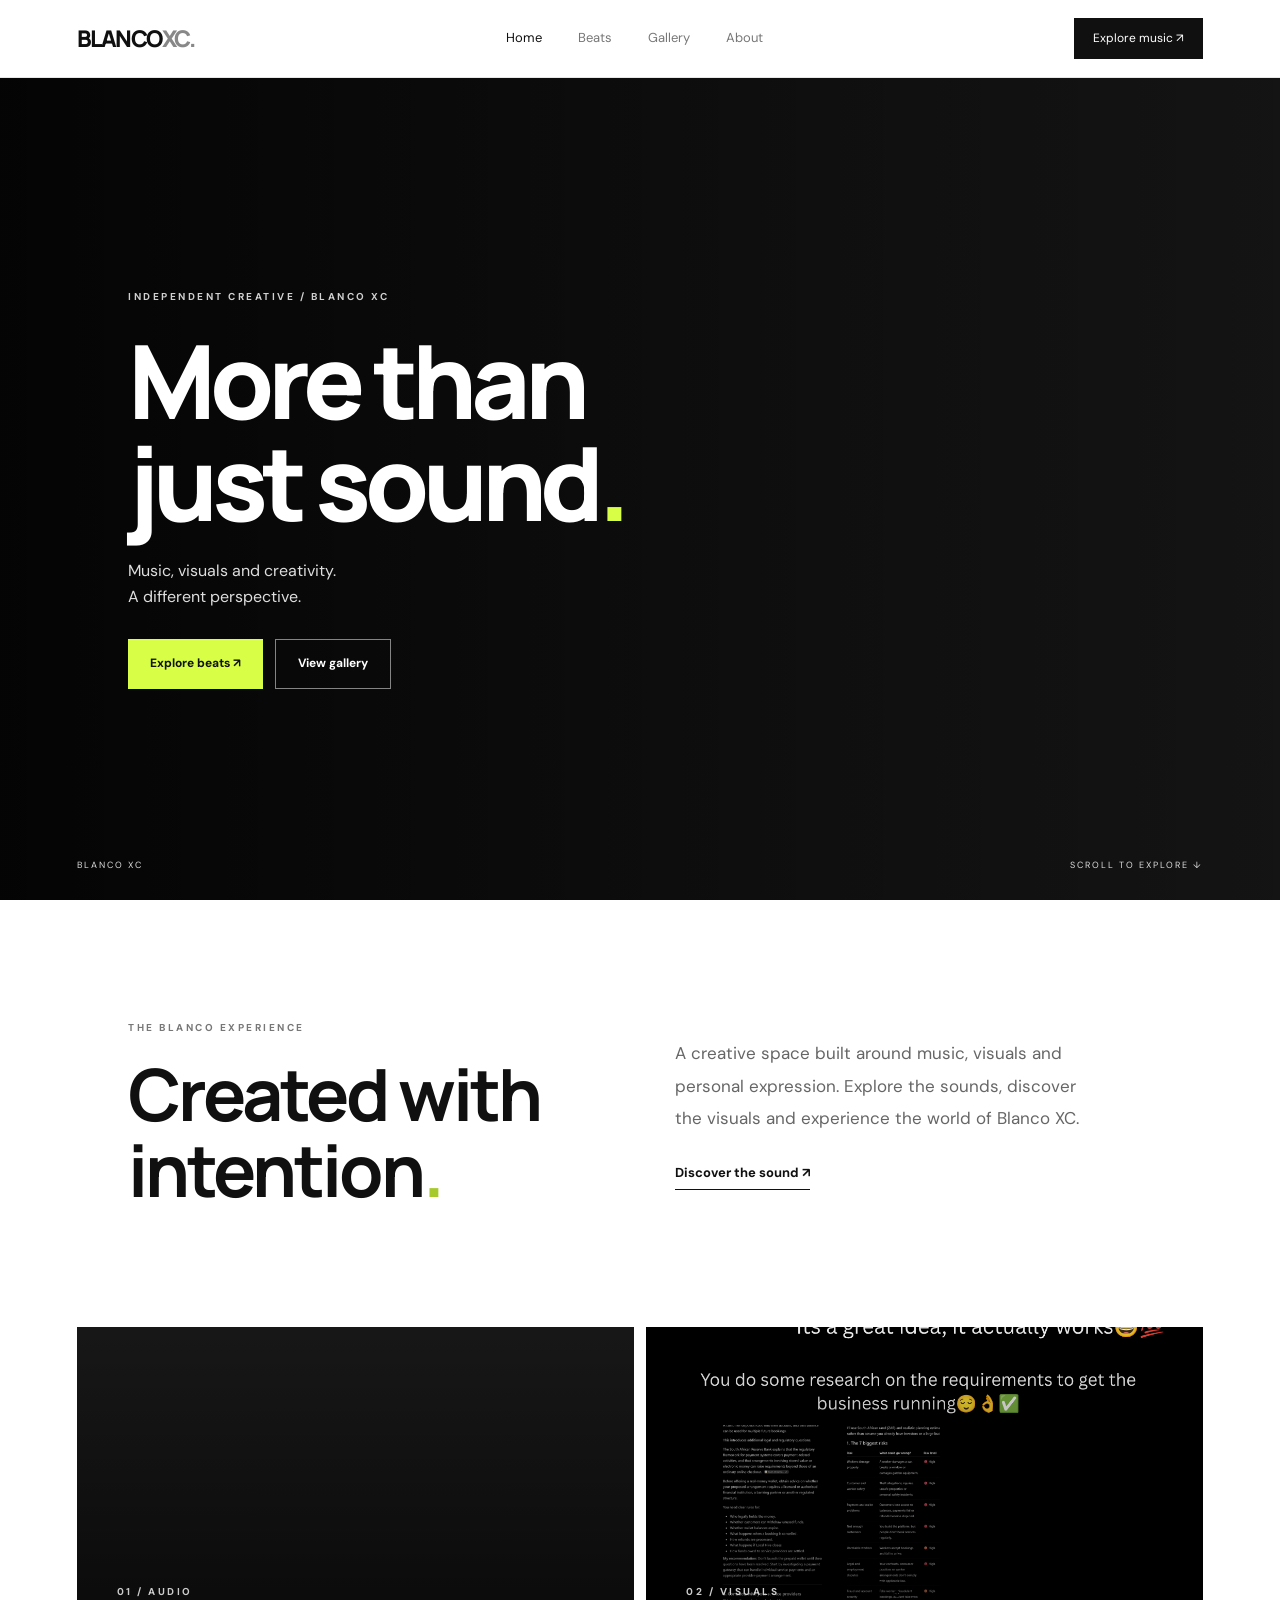
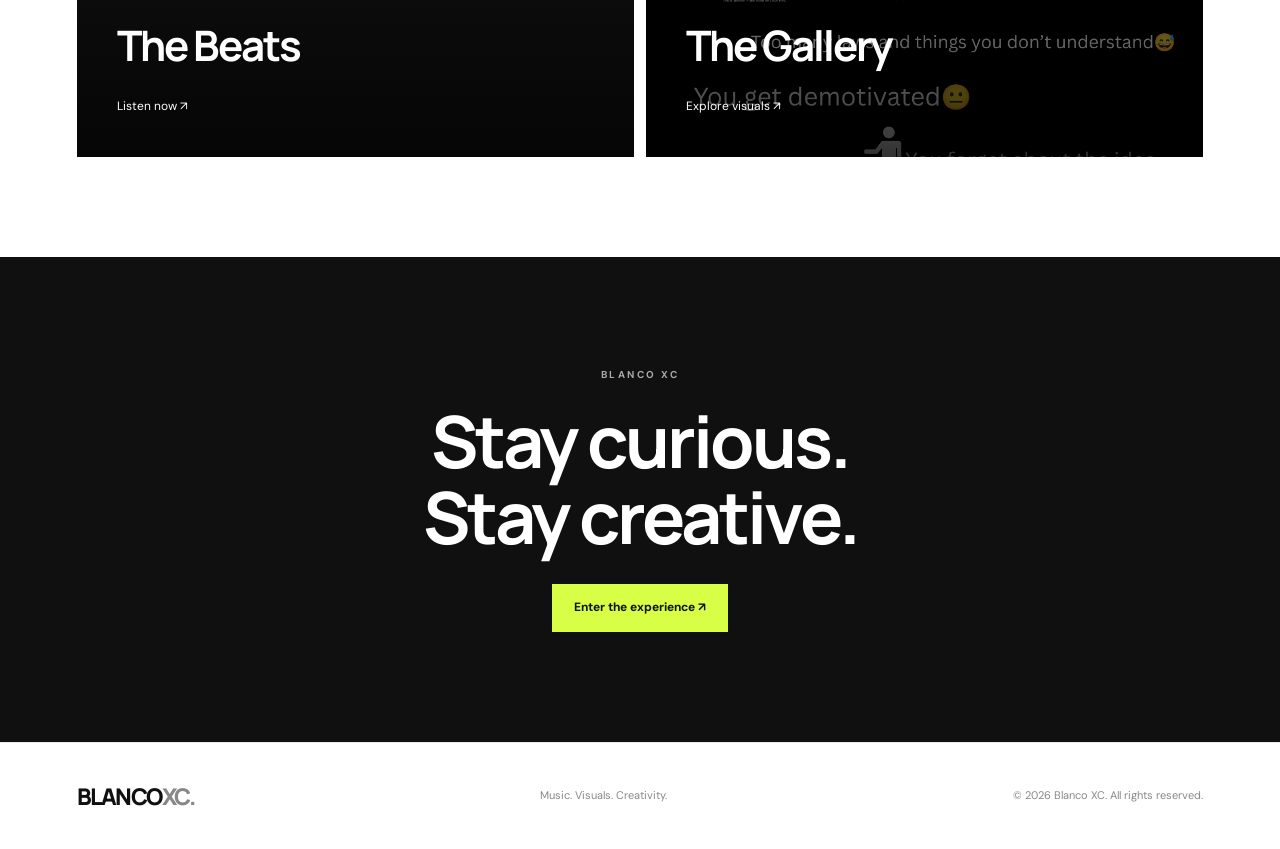
<file: index.html>
<!DOCTYPE html>
<html lang="en">
<head>
    <meta charset="UTF-8">
    <meta name="viewport" content="width=device-width, initial-scale=1.0">
    <meta name="description" content="Blanco XC — Music, visuals and creativity.">
    <title>Blanco XC | Official Website</title>
    <link rel="stylesheet" href="style.css">
    <link rel="icon" type="image/png" href="_images/blancologo.png">
    <title>Blanco XC — Beats</title>
<link rel="icon" type="image/png" href="_images/blancologo.png">
</head>
<body>

<header class="site-header">
    <a href="index.html" class="logo">BLANCO<span>XC.</span></a>

    <button class="menu-toggle" id="menuToggle" aria-label="Toggle navigation">
        <span></span><span></span>
    </button>

    <nav class="main-nav" id="mainNav">
        <a href="index.html" class="active">Home</a>
        <a href="beats.html">Beats</a>
        <a href="images.html">Gallery</a>
        <a href="#about">About</a>
    </nav>

    <a href="beats.html" class="header-button">Explore music ↗</a>
</header>

<main>

    <section class="video-hero">
        <video class="hero-video" autoplay muted loop playsinline>
            <source src="_images/banner.mp4" type="video/mp4">
        </video>

        <div class="video-overlay"></div>

        <div class="video-hero-content">
            <p class="eyebrow">INDEPENDENT CREATIVE / BLANCO XC</p>
            <h1>More than<br>just sound<span>.</span></h1>
            <p class="hero-description">
                Music, visuals and creativity.<br>
                A different perspective.
            </p>

            <div class="hero-buttons">
                <a href="beats.html" class="primary-button">Explore beats ↗</a>
                <a href="images.html" class="secondary-button">View gallery</a>
            </div>
        </div>

        <div class="video-bottom">
            <span>BLANCO XC</span>
            <span>SCROLL TO EXPLORE ↓</span>
        </div>
    </section>

    <section class="intro-section" id="about">
        <div>
            <p class="eyebrow">THE BLANCO EXPERIENCE</p>
            <h2>Created with<br>intention<span>.</span></h2>
        </div>

        <div class="intro-copy">
            <p>
                A creative space built around music, visuals and personal
                expression. Explore the sounds, discover the visuals and
                experience the world of Blanco XC.
            </p>
            <a href="beats.html" class="text-link">Discover the sound ↗</a>
        </div>
    </section>

    <section class="feature-section">
        <a href="beats.html" class="feature-card beats-feature">
            <div class="feature-card-content">
                <p class="eyebrow">01 / AUDIO</p>
                <h2>The Beats</h2>
                <span>Listen now ↗</span>
            </div>
        </a>

        <a href="images.html" class="feature-card images-feature">
            <div class="feature-card-content">
                <p class="eyebrow">02 / VISUALS</p>
                <h2>The Gallery</h2>
                <span>Explore visuals ↗</span>
            </div>
        </a>
    </section>

    <section class="closing-section">
        <p class="eyebrow">BLANCO XC</p>
        <h2>Stay curious.<br>Stay creative<span>.</span></h2>
        <a href="beats.html" class="primary-button">Enter the experience ↗</a>
    </section>

</main>

<footer class="site-footer">
    <a href="index.html" class="logo">BLANCO<span>XC.</span></a>
    <p>Music. Visuals. Creativity.</p>
    <p>© <span class="current-year"></span> Blanco XC. All rights reserved.</p>
</footer>

<div class="cookie-banner" id="cookieBanner">
    <p>This website uses cookies to improve your browsing experience.</p>
    <div>
        <button id="acceptCookies">Accept</button>
        <button id="rejectCookies">Decline</button>
    </div>
</div>

<script src="script.js"></script>
</body>
</html>
</file>
<file: style.css>
@import url('https://fonts.googleapis.com/css2?family=DM+Sans:wght@400;500;600;700&family=Manrope:wght@400;500;600;700;800&display=swap');

:root {
    --black: #101010;
    --dark: #191919;
    --white: #ffffff;
    --soft: #f4f4f2;
    --gray: #777777;
    --line: #e7e7e5;
    --accent: #d8ff45;
}

* {
    margin: 0;
    padding: 0;
    box-sizing: border-box;
}

html {
    scroll-behavior: smooth;
}

body {
    font-family: 'DM Sans', sans-serif;
    color: var(--black);
    background: var(--white);
    line-height: 1.6;
}

a {
    text-decoration: none;
    color: inherit;
}

button,
input {
    font: inherit;
}

img {
    max-width: 100%;
}

/* HEADER */

.site-header {
    height: 78px;
    padding: 0 6%;
    display: flex;
    align-items: center;
    justify-content: space-between;
    background: #fff;
    position: sticky;
    top: 0;
    z-index: 100;
    border-bottom: 1px solid var(--line);
}

.logo {
    font-family: 'Manrope', sans-serif;
    font-size: 23px;
    font-weight: 800;
    letter-spacing: -1.5px;
    white-space: nowrap;
}

.logo span {
    color: #888;
}

.main-nav {
    display: flex;
    gap: 36px;
    align-items: center;
}

.main-nav a {
    font-size: 13px;
    color: #777;
    transition: color .2s;
}

.main-nav a:hover,
.main-nav a.active {
    color: #111;
}

.header-button {
    background: var(--black);
    color: #fff;
    padding: 11px 19px;
    font-size: 12px;
}

.header-button:hover {
    background: #444;
}

.menu-toggle {
    display: none;
}

/* GENERAL */

.eyebrow {
    font-size: 10px;
    font-weight: 700;
    letter-spacing: 2.5px;
    text-transform: uppercase;
    color: var(--gray);
}

.primary-button {
    display: inline-flex;
    align-items: center;
    justify-content: center;
    padding: 14px 22px;
    font-size: 12px;
    font-weight: 700;
    background: var(--accent);
    color: #111;
    transition: .25s;
}

.primary-button:hover {
    background: #fff;
}

/* HOMEPAGE VIDEO HERO */

.video-hero {
    min-height: 680px;
    height: calc(100vh - 78px);
    max-height: 900px;
    position: relative;
    overflow: hidden;
    background: #171717;
    color: #fff;
    display: flex;
    align-items: center;
}

.hero-video {
    position: absolute;
    inset: 0;
    width: 100%;
    height: 100%;
    object-fit: cover;
}

.video-overlay {
    position: absolute;
    inset: 0;
    background: linear-gradient(90deg, rgba(0,0,0,.82), rgba(0,0,0,.35) 65%, rgba(0,0,0,.15));
}

.video-hero-content {
    position: relative;
    z-index: 2;
    padding: 0 10%;
    max-width: 850px;
}

.video-hero .eyebrow {
    color: #d0d0d0;
}

.video-hero h1 {
    font-family: 'Manrope', sans-serif;
    font-size: clamp(55px, 8vw, 105px);
    line-height: .99;
    letter-spacing: -6px;
    font-weight: 800;
    margin: 25px 0;
}

.video-hero h1 span,
.page-hero h1 span {
    color: var(--accent);
}

.video-hero-content > p:not(.eyebrow) {
    color: #dedede;
    font-size: 16px;
    margin-bottom: 30px;
}

.hero-buttons {
    display: flex;
    gap: 12px;
    flex-wrap: wrap;
}

.secondary-button {
    display: inline-flex;
    align-items: center;
    padding: 14px 22px;
    font-size: 12px;
    font-weight: 700;
    border: 1px solid rgba(255,255,255,.5);
    color: #fff;
}

.secondary-button:hover {
    background: #fff;
    color: #111;
}

.video-bottom {
    position: absolute;
    z-index: 2;
    bottom: 28px;
    left: 6%;
    right: 6%;
    display: flex;
    justify-content: space-between;
    font-size: 9px;
    letter-spacing: 2px;
    color: #ddd;
}

/* HOMEPAGE INTRO */

.intro-section,
.visual-intro {
    padding: 120px 10%;
    display: grid;
    grid-template-columns: 1fr 1fr;
    gap: 70px;
    align-items: center;
}

.intro-section h2,
.visual-intro h2 {
    font-family: 'Manrope', sans-serif;
    font-size: clamp(42px, 6vw, 72px);
    line-height: 1.05;
    letter-spacing: -3px;
    margin-top: 20px;
}

.intro-section h2 span,
.visual-intro h2 span {
    color: #a7c92b;
}

.intro-copy,
.visual-intro-text {
    max-width: 420px;
}

.intro-copy p,
.visual-intro-text p {
    font-size: 17px;
    line-height: 1.9;
    color: #666;
    margin-bottom: 25px;
}

.text-link {
    display: inline-block;
    font-size: 13px;
    font-weight: 700;
    border-bottom: 1px solid #111;
    padding-bottom: 5px;
}

/* FEATURE CARDS */

.feature-section {
    display: grid;
    grid-template-columns: 1fr 1fr;
    gap: 12px;
    padding: 0 6% 100px;
}

.feature-card {
    min-height: 430px;
    position: relative;
    display: flex;
    align-items: end;
    padding: 40px;
    color: #fff;
    overflow: hidden;
    background-size: cover;
    background-position: center;
}

.feature-card::before {
    content: "";
    position: absolute;
    inset: 0;
    background: linear-gradient(0deg, rgba(0,0,0,.8), rgba(0,0,0,.08));
}

.feature-card-content {
    position: relative;
    z-index: 1;
}

.feature-card .eyebrow {
    color: #ccc;
}

.feature-card h2 {
    font-family: 'Manrope', sans-serif;
    font-size: 42px;
    letter-spacing: -2px;
    margin: 12px 0;
}

.feature-card span {
    font-size: 12px;
}

.beats-feature {
    background: #191919;
}

.images-feature {
    background-image: url('_images/businessidea.png');
    background-size: cover;
    background-position: center;
}

/* CLOSING SECTION */

.closing-section {
    text-align: center;
    padding: 110px 20px;
    background: var(--black);
    color: #fff;
}

.closing-section .eyebrow {
    color: #aaa;
}

.closing-section h2 {
    font-family: 'Manrope', sans-serif;
    font-size: clamp(42px, 6vw, 72px);
    line-height: 1.05;
    letter-spacing: -3px;
    margin: 20px 0 30px;
}

/* PAGE HERO */

.page-hero {
    min-height: 480px;
    padding: 100px 10%;
    display: flex;
    align-items: center;
    color: #fff;
    background: #191919;
    position: relative;
}

.page-hero::before {
    content: "";
    position: absolute;
    inset: 0;
    background: linear-gradient(90deg, rgba(0,0,0,.65), rgba(0,0,0,.1));
}

.page-hero-content {
    position: relative;
    z-index: 1;
}

.page-hero .eyebrow {
    color: #ccc;
}

.page-hero h1 {
    font-family: 'Manrope', sans-serif;
    font-size: clamp(50px, 7vw, 82px);
    line-height: 1;
    letter-spacing: -5px;
    margin: 25px 0;
}

.page-hero-content > p:last-child {
    color: #ddd;
    font-size: 15px;
}

/* SECTION HEADINGS */

.section-heading {
    display: flex;
    align-items: end;
    justify-content: space-between;
    gap: 25px;
    margin-bottom: 45px;
}

.section-heading h2 {
    font-family: 'Manrope', sans-serif;
    font-size: 45px;
    letter-spacing: -2px;
    line-height: 1.1;
    margin-top: 12px;
}

.section-heading h2 span {
    color: #a7c92b;
}

.section-heading > p {
    color: #777;
    font-size: 13px;
}

/* BEATS PAGE */

.music-section {
    padding: 100px 8%;
}

.music-list {
    border-top: 1px solid var(--line);
}

.music-card {
    min-height: 115px;
    padding: 20px 10px;
    display: grid;
    grid-template-columns: 35px 65px minmax(130px, 1fr) minmax(260px, 370px);
    align-items: center;
    gap: 20px;
    border-bottom: 1px solid var(--line);
    transition: background .2s;
}

.music-card:hover {
    background: #fafafa;
}

.track-number {
    font-size: 12px;
    color: #999;
}

.track-art {
    width: 65px;
    height: 65px;
    background: #191919;
    display: flex;
    align-items: center;
    justify-content: center;
}

.track-art span {
    font-family: 'Manrope', sans-serif;
    font-size: 18px;
    font-weight: 800;
    color: var(--accent);
}

.track-info h3 {
    font-family: 'Manrope', sans-serif;
    font-size: 15px;
    font-weight: 800;
}

.track-info p {
    font-size: 12px;
    color: #888;
}

/* CUSTOM AUDIO PLAYER */

.custom-player {
    width: 100%;
    min-height: 76px;
    display: flex;
    align-items: center;
    gap: 15px;
    padding: 13px 16px;
    background: #171717;
    border: 1px solid #303030;
    border-radius: 5px;
    color: #fff;
    transition: border-color .25s, background .25s;
}

.custom-player:hover {
    background: #202020;
    border-color: #555;
}

.custom-player audio {
    display: none;
}

.player-play {
    width: 43px;
    height: 43px;
    min-width: 43px;
    border: none;
    border-radius: 50%;
    background: var(--accent);
    color: #111;
    display: flex;
    justify-content: center;
    align-items: center;
    cursor: pointer;
    font-size: 14px;
    transition: transform .2s, background .2s;
}

.player-play:hover {
    transform: scale(1.07);
    background: #fff;
}

.play-icon {
    margin-left: 2px;
}

.custom-player.playing .play-icon {
    margin-left: 0;
}

.player-main {
    flex: 1;
    min-width: 0;
}

.player-progress {
    display: flex;
    align-items: center;
    gap: 10px;
}

.player-current,
.player-duration {
    font-size: 10px;
    color: #aaa;
    font-variant-numeric: tabular-nums;
    min-width: 32px;
}

.player-duration {
    text-align: right;
}

.player-seek {
    flex: 1;
    min-width: 0;
    height: 4px;
    appearance: none;
    -webkit-appearance: none;
    border-radius: 10px;
    background: #494949;
    cursor: pointer;
    accent-color: var(--accent);
}

.player-seek::-webkit-slider-thumb {
    appearance: none;
    -webkit-appearance: none;
    width: 11px;
    height: 11px;
    border-radius: 50%;
    background: var(--accent);
    cursor: pointer;
}

.player-seek::-moz-range-thumb {
    width: 11px;
    height: 11px;
    border: none;
    border-radius: 50%;
    background: var(--accent);
    cursor: pointer;
}

.player-bottom {
    display: flex;
    align-items: center;
    justify-content: space-between;
    margin-top: 9px;
}

.player-status {
    font-size: 8px;
    letter-spacing: 1.5px;
    color: #888;
}

.player-volume {
    display: flex;
    align-items: center;
    gap: 8px;
}

.player-volume span {
    font-size: 8px;
    letter-spacing: 1px;
    color: #888;
}

.player-volume-slider {
    width: 65px;
    height: 3px;
    accent-color: var(--accent);
    cursor: pointer;
}

.custom-player.playing {
    border-color: var(--accent);
}

.custom-player.playing .player-status {
    color: var(--accent);
}

.player-play:focus-visible,
.player-seek:focus-visible,
.player-volume-slider:focus-visible {
    outline: 2px solid var(--accent);
    outline-offset: 4px;
}

/* MUSIC CLOSING */

.music-bottom {
    background: var(--soft);
    padding: 90px 20px;
    text-align: center;
}

.music-bottom h2 {
    font-family: 'Manrope', sans-serif;
    font-size: clamp(42px, 6vw, 72px);
    line-height: 1.05;
    letter-spacing: -3px;
    margin: 15px 0 28px;
}

.music-bottom h2 span {
    color: #a7c92b;
}

/* GALLERY */

.gallery-section {
    padding: 100px 8%;
}

.gallery-grid {
    columns: 3;
    column-gap: 16px;
}

.gallery-item {
    display: inline-block;
    width: 100%;
    margin-bottom: 16px;
    position: relative;
    overflow: hidden;
    background: #eee;
    break-inside: avoid;
}

.gallery-item img {
    display: block;
    width: 100%;
    height: auto;
    transition: transform .5s;
}

.gallery-item:hover img {
    transform: scale(1.04);
}

.gallery-caption {
    position: absolute;
    bottom: 0;
    left: 0;
    right: 0;
    padding: 25px 15px 13px;
    color: #fff;
    font-size: 11px;
    letter-spacing: 1px;
    background: linear-gradient(transparent, rgba(0,0,0,.65));
    opacity: 0;
    transition: opacity .25s;
}

.gallery-item:hover .gallery-caption {
    opacity: 1;
}

/* LIGHTBOX */

.image-lightbox {
    position: fixed;
    inset: 0;
    background: rgba(0,0,0,.94);
    display: none;
    justify-content: center;
    align-items: center;
    padding: 40px;
    z-index: 500;
}

.image-lightbox.show {
    display: flex;
}

.image-lightbox img {
    max-width: 90%;
    max-height: 85vh;
    object-fit: contain;
}

.lightbox-close {
    position: absolute;
    right: 35px;
    top: 20px;
    color: #fff;
    background: transparent;
    border: 0;
    font-size: 42px;
    cursor: pointer;
}

/* FOOTER */

.site-footer {
    padding: 35px 6%;
    display: flex;
    justify-content: space-between;
    align-items: center;
    gap: 20px;
    border-top: 1px solid var(--line);
    flex-wrap: wrap;
    background: #fff;
}

.site-footer p {
    font-size: 11px;
    color: #888;
}

/* COOKIE BANNER */

.cookie-banner {
    position: fixed;
    z-index: 300;
    bottom: 20px;
    left: 20px;
    right: 20px;
    max-width: 650px;
    padding: 18px 20px;
    background: #111;
    color: #fff;
    display: none;
    justify-content: space-between;
    align-items: center;
    gap: 20px;
    box-shadow: 0 5px 25px rgba(0,0,0,.15);
}

.cookie-banner.show {
    display: flex;
}

.cookie-banner p {
    font-size: 12px;
}

.cookie-banner button {
    padding: 8px 13px;
    border: 0;
    cursor: pointer;
    font-size: 11px;
    margin-left: 5px;
}

#acceptCookies {
    background: var(--accent);
    color: #111;
}

#rejectCookies {
    background: #333;
    color: #fff;
}

/* TABLET */

@media (max-width: 800px) {
    .site-header {
        height: 70px;
        padding: 0 5%;
    }

    .header-button {
        display: none;
    }

    .menu-toggle {
        display: flex;
        flex-direction: column;
        gap: 6px;
        border: 0;
        background: none;
        cursor: pointer;
        padding: 10px;
    }

    .menu-toggle span {
        display: block;
        height: 2px;
        width: 24px;
        background: #111;
    }

    .main-nav {
        display: none;
        position: absolute;
        top: 70px;
        left: 0;
        right: 0;
        background: #fff;
        padding: 25px 6%;
        flex-direction: column;
        align-items: flex-start;
        gap: 20px;
        border-bottom: 1px solid var(--line);
    }

    .main-nav.open {
        display: flex;
    }

    .video-hero {
        height: 720px;
        min-height: 0;
        max-height: 85vh;
    }

    .video-hero-content {
        padding: 0 7%;
    }

    .video-hero h1 {
        font-size: clamp(55px, 12vw, 80px);
        letter-spacing: -4px;
    }

    .intro-section,
    .visual-intro {
        grid-template-columns: 1fr;
        padding: 80px 7%;
        gap: 30px;
    }

    .feature-section {
        grid-template-columns: 1fr;
        padding: 0 5% 70px;
    }

    .feature-card {
        min-height: 350px;
    }

    .section-heading {
        display: block;
    }

    .section-heading > p {
        margin-top: 15px;
    }

    .music-section,
    .gallery-section {
        padding: 70px 5%;
    }

    .gallery-grid {
        columns: 2;
    }

    .page-hero {
        padding: 80px 7%;
    }

    .music-card {
        grid-template-columns: 25px 55px 1fr;
        gap: 13px;
    }

    .track-art {
        width: 55px;
        height: 55px;
    }

    .custom-player {
        grid-column: 2 / -1;
        width: 100%;
        margin-top: 5px;
    }

    .site-footer {
        text-align: center;
        justify-content: center;
        flex-direction: column;
    }
}

/* MOBILE */

@media (max-width: 480px) {
    .logo {
        font-size: 21px;
    }

    .gallery-grid {
        columns: 1;
    }

    .video-hero {
        min-height: 600px;
    }

    .video-hero-content {
        padding: 0 6%;
    }

    .video-hero h1 {
        font-size: 55px;
        letter-spacing: -3px;
    }

    .video-bottom {
        font-size: 8px;
        left: 5%;
        right: 5%;
    }

    .feature-card {
        min-height: 300px;
        padding: 25px;
    }

    .feature-card h2 {
        font-size: 35px;
    }

    .cookie-banner {
        flex-direction: column;
        align-items: flex-start;
        bottom: 10px;
        left: 10px;
        right: 10px;
    }

    .cookie-banner button {
        margin-left: 0;
        margin-right: 5px;
    }

    .section-heading h2 {
        font-size: 36px;
    }

    .page-hero {
        min-height: 400px;
        padding: 70px 6%;
    }

    .page-hero h1 {
        font-size: 50px;
        letter-spacing: -3px;
    }

    .custom-player {
        padding: 11px;
        gap: 11px;
    }

    .player-play {
        width: 38px;
        height: 38px;
        min-width: 38px;
    }

    .player-volume-slider {
        width: 45px;
    }

    .player-current,
    .player-duration {
        font-size: 9px;
    }

    .music-card {
        gap: 10px;
        padding: 16px 4px;
    }
}

/* REDUCED MOTION */

@media (prefers-reduced-motion: reduce) {
    html {
        scroll-behavior: auto;
    }

    *,
    *::before,
    *::after {
        transition-duration: .01ms !important;
        animation-duration: .01ms !important;
        animation-iteration-count: 1 !important;
    }
}
.logo {
    display: inline-flex;
    align-items: center;
    text-decoration: none;
}

.logo img {
    display: block;
    width: 145px;
    height: auto;
    object-fit: contain;
}
</file>
